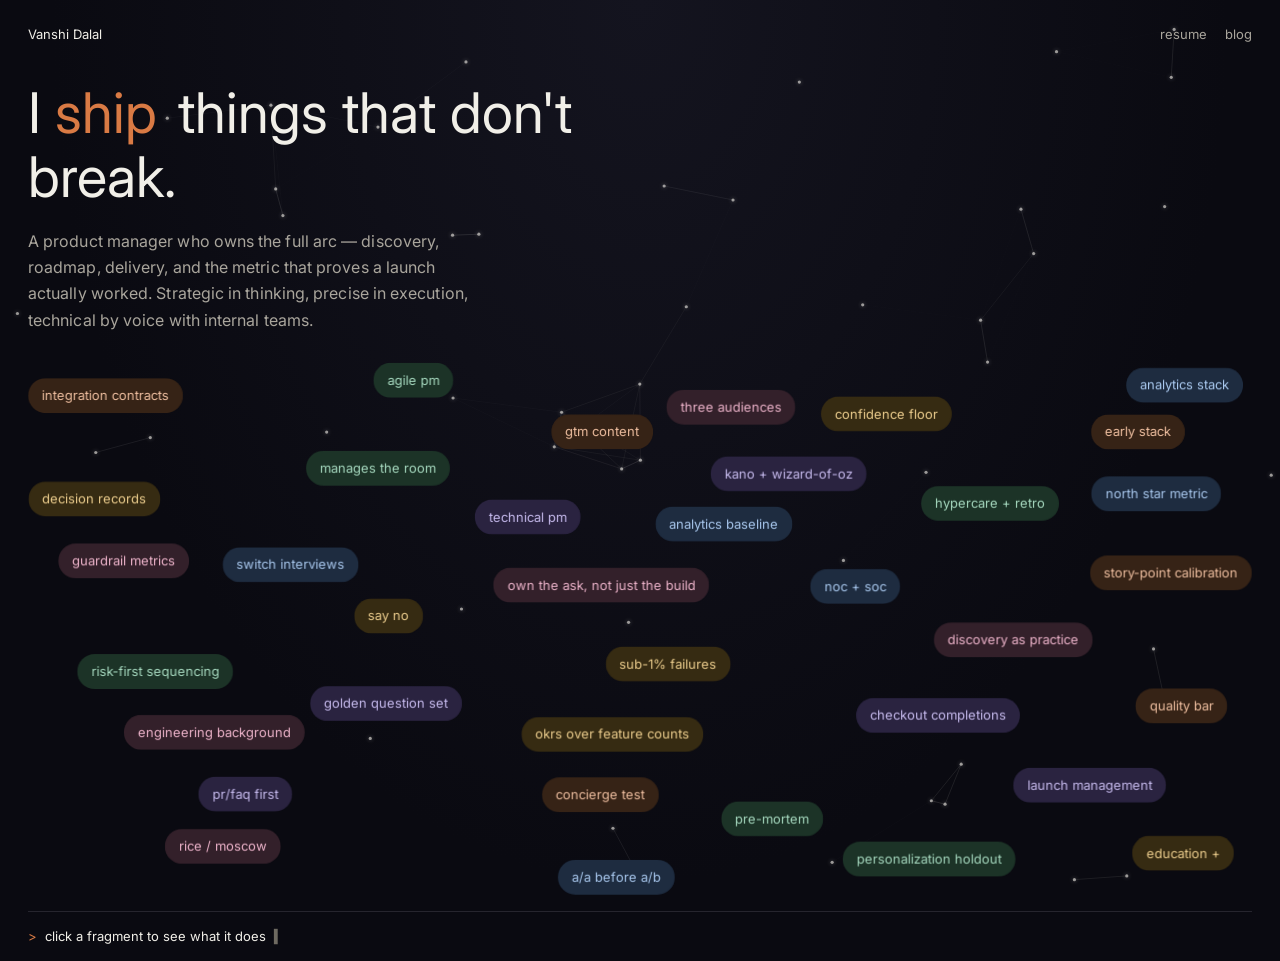
<file: index.html>
<!DOCTYPE html>
<html lang="en">
<head>
<meta charset="UTF-8" />
<meta name="viewport" content="width=device-width, initial-scale=1.0" />
<meta name="color-scheme" content="dark" />
<meta name="theme-color" content="#0A0A11" />
<link rel="icon" href="favicon.svg" type="image/svg+xml" />
<link rel="icon" href="favicon-32.png" sizes="32x32" type="image/png" />
<link rel="icon" href="favicon-16.png" sizes="16x16" type="image/png" />
<link rel="apple-touch-icon" href="apple-touch-icon.png" />
<title>Vanshi Dalal — Technical Product Manager</title>
<meta name="description" content="Vanshi Dalal is a technical product manager working across e-commerce, enterprise SaaS and security infrastructure, currently shipping LLM search into a legacy membership platform." />
<link rel="canonical" href="https://vanshid.space/" />
<meta property="og:type" content="website" />
<meta property="og:title" content="Vanshi Dalal — Technical Product Manager" />
<meta property="og:description" content="Five years across e-commerce, enterprise SaaS and security infrastructure. Currently shipping LLM search into a legacy membership platform." />
<meta property="og:url" content="https://vanshid.space/" />
<meta name="twitter:card" content="summary" />
<meta name="twitter:title" content="Vanshi Dalal — Technical Product Manager" />
<meta name="twitter:description" content="Five years across e-commerce, enterprise SaaS and security infrastructure. Currently shipping LLM search into a legacy membership platform." />
<link rel="preconnect" href="https://fonts.googleapis.com">
<link rel="preconnect" href="https://fonts.gstatic.com" crossorigin>
<link href="https://fonts.googleapis.com/css2?family=Instrument+Serif:ital@0;1&family=Inter:wght@400;500&family=JetBrains+Mono:wght@400;500&display=swap" rel="stylesheet">
<link rel="stylesheet" href="style.css">
</head>
<body>

<canvas id="bg-field" aria-hidden="true"></canvas>

<header class="page">

  <nav class="nav">
    <span class="wordmark">Vanshi Dalal</span>
    <span class="nav-links">
      <a class="nav-link" href="Vanshi_Dalal_Resume.pdf" target="_blank" rel="noopener">resume</a>
      <a class="nav-link" href="blog.html">blog</a>
    </span>
  </nav>

  <div class="headline">
    <h1>I <span id="cycle">ship</span> <br class="mobile-break">things that don't break.</h1>
    <p class="sub">A product manager who owns the full arc — discovery, roadmap, delivery, and the metric that proves a launch actually worked. Strategic in thinking, precise in execution, technical by voice with internal teams.</p>
  </div>

  <div class="stage" id="stage" aria-label="Drag or click a fragment to read more"></div>

  <div class="console" id="console">
    <span class="console-prompt">&gt;</span>
    <span id="console-text">click a fragment to see what it does</span>
    <span class="cursor">▍</span>
  </div>

</header>

<script src="script.js"></script>
</body>
</html>
</file>
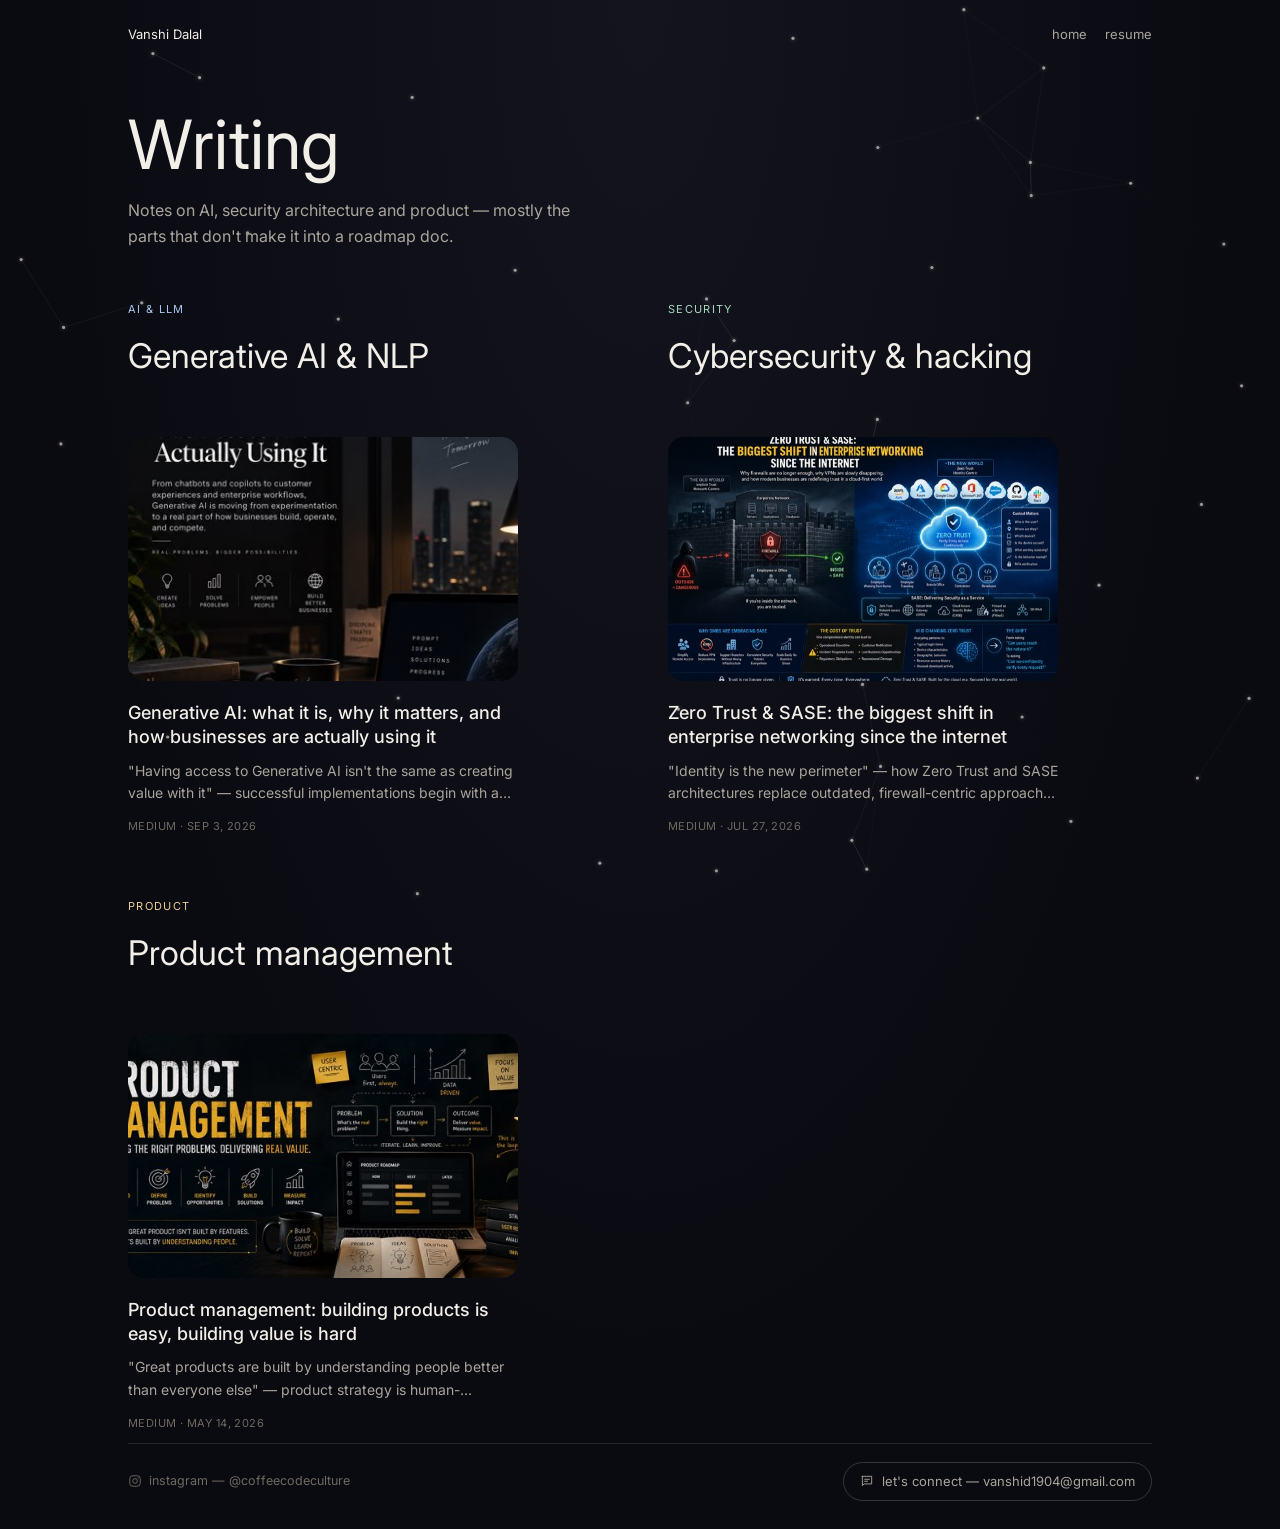
<file: blog.html>
<!DOCTYPE html>
<html lang="en">
<head>
<meta charset="UTF-8" />
<meta name="viewport" content="width=device-width, initial-scale=1.0" />
<meta name="color-scheme" content="dark" />
<meta name="theme-color" content="#0A0A11" />
<link rel="icon" href="favicon.svg" type="image/svg+xml" />
<link rel="icon" href="favicon-32.png" sizes="32x32" type="image/png" />
<link rel="icon" href="favicon-16.png" sizes="16x16" type="image/png" />
<link rel="apple-touch-icon" href="apple-touch-icon.png" />
<title>Writing — Vanshi Dalal</title>
<meta name="description" content="Notes on AI, security architecture and product management, by Vanshi Dalal." />
<link rel="canonical" href="https://vanshid.space/blog.html" />
<link rel="preconnect" href="https://fonts.googleapis.com">
<link rel="preconnect" href="https://fonts.gstatic.com" crossorigin>
<link href="https://fonts.googleapis.com/css2?family=Instrument+Serif:ital@0;1&family=Inter:wght@400;500&family=JetBrains+Mono:wght@400;500&display=swap" rel="stylesheet">
<link rel="stylesheet" href="style.css">
</head>
<body>

<canvas id="bg-field" aria-hidden="true"></canvas>

<div class="blog-page">

  <nav class="nav">
    <span class="wordmark">Vanshi Dalal</span>
    <span class="nav-links">
      <a class="nav-link" href="index.html">home</a>
      <a class="nav-link" href="Vanshi_Dalal_Resume.pdf" target="_blank" rel="noopener">resume</a>
    </span>
  </nav>

  <div class="blog-hero">
    <h1>Writing</h1>
    <p>Notes on AI, security architecture and product — mostly the parts that don't make it into a roadmap doc.</p>
  </div>

  <div class="blog-sections">

  <div class="blog-section">
    <div class="blog-section-head">
      <span class="blog-eyebrow ai">AI &amp; LLM</span>
      <h2>Generative AI &amp; NLP</h2>
    </div>
    <div class="blog-grid">
      <a class="blog-card" href="https://medium.com/@vanshid/generative-ai-what-it-is-why-it-matters-and-how-businesses-are-actually-using-it-b1c0b585dc66" target="_blank" rel="noopener">
        <img class="blog-thumb" src="blog-images/genai.jpg" alt="" loading="lazy">
        <span class="blog-card-title">Generative AI: what it is, why it matters, and how businesses are actually using it</span>
        <span class="blog-card-excerpt">"Having access to Generative AI isn't the same as creating value with it" — successful implementations begin with a real business problem, not the technology.</span>
        <span class="blog-card-meta">Medium · Sep 3, 2026</span>
      </a>
      <a class="blog-card" href="https://medium.com/@vanshid/nlp-architecture-from-tokenization-to-transformers-3b67cdd61f2b" target="_blank" rel="noopener">
        <img class="blog-thumb" src="blog-images/nlp.jpg" alt="" loading="lazy">
        <span class="blog-card-title">NLP architecture: from tokenization to transformers</span>
        <span class="blog-card-meta">Medium</span>
      </a>
      <a class="blog-card" href="https://medium.com/@vanshid/mastering-ai-prompts-turning-questions-into-powerful-results-90d9b0e3a906" target="_blank" rel="noopener">
        <img class="blog-thumb" src="blog-images/prompts.jpg" alt="" loading="lazy">
        <span class="blog-card-title">Mastering AI prompts: turning questions into powerful results</span>
        <span class="blog-card-meta">Medium</span>
      </a>
    </div>
  </div>

  <div class="blog-section">
    <div class="blog-section-head">
      <span class="blog-eyebrow sec">Security</span>
      <h2>Cybersecurity &amp; hacking</h2>
    </div>
    <div class="blog-grid">
      <a class="blog-card" href="https://medium.com/@vanshid/zero-trust-sase-the-biggest-shift-in-enterprise-networking-since-the-internet-f64c7d6f6fe0" target="_blank" rel="noopener">
        <img class="blog-thumb" src="blog-images/zerotrust.jpg" alt="" loading="lazy">
        <span class="blog-card-title">Zero Trust &amp; SASE: the biggest shift in enterprise networking since the internet</span>
        <span class="blog-card-excerpt">"Identity is the new perimeter" — how Zero Trust and SASE architectures replace outdated, firewall-centric approaches for cloud-first environments.</span>
        <span class="blog-card-meta">Medium · Jul 27, 2026</span>
      </a>
      <a class="blog-card" href="https://medium.com/@vanshid/the-18-000-mistake-why-small-businesses-can-no-longer-ignore-zero-trust-sase-b5d103574777" target="_blank" rel="noopener">
        <img class="blog-thumb" src="blog-images/18k.jpg" alt="" loading="lazy">
        <span class="blog-card-title">The $18,000 mistake: why small businesses can no longer ignore Zero Trust &amp; SASE</span>
        <span class="blog-card-excerpt">A realistic scenario where compromised credentials cascade into full organizational compromise — smaller orgs are attractive targets precisely because they lack dedicated security resources.</span>
        <span class="blog-card-meta">Medium · Jul 27, 2026</span>
      </a>
      <a class="blog-card" href="https://medium.com/@vanshid/part-i-behind-the-screens-a-practical-guide-to-how-hacking-really-works-20e6189881da" target="_blank" rel="noopener">
        <img class="blog-thumb" src="blog-images/hacking.jpg" alt="" loading="lazy">
        <span class="blog-card-title">Part I: behind the screens — a practical guide to how hacking really works</span>
        <span class="blog-card-meta">Medium</span>
      </a>
      <a class="blog-card" href="https://medium.com/@vanshid/understanding-cybersecurity-architecture-technologies-and-flows-797b14acb6c2" target="_blank" rel="noopener">
        <img class="blog-thumb" src="blog-images/cybersec.jpg" alt="" loading="lazy">
        <span class="blog-card-title">Understanding cybersecurity: architecture, technologies, and flows</span>
        <span class="blog-card-meta">Medium</span>
      </a>
    </div>
  </div>

  <div class="blog-section">
    <div class="blog-section-head">
      <span class="blog-eyebrow pm">Product</span>
      <h2>Product management</h2>
    </div>
    <div class="blog-grid">
      <a class="blog-card" href="https://medium.com/@vanshid/product-management-building-products-is-easy-building-value-is-hard-33bf43f98741" target="_blank" rel="noopener">
        <img class="blog-thumb" src="blog-images/pmvalue.jpg" alt="" loading="lazy">
        <span class="blog-card-title">Product management: building products is easy, building value is hard</span>
        <span class="blog-card-excerpt">"Great products are built by understanding people better than everyone else" — product strategy is human-centered, not about shipping maximum features.</span>
        <span class="blog-card-meta">Medium · May 14, 2026</span>
      </a>
      <a class="blog-card" href="https://medium.com/@vanshid/assets-vs-d3b083df672d" target="_blank" rel="noopener">
        <img class="blog-thumb" src="blog-images/assets.jpg" alt="" loading="lazy">
        <span class="blog-card-title">Assets vs. liabilities: the rich people game</span>
        <span class="blog-card-excerpt">Dissecting what builds long-term value versus what silently drains it — most "luxuries" are liabilities in disguise.</span>
        <span class="blog-card-meta">Medium</span>
      </a>
    </div>
  </div>

  </div>

  <div style="flex:1"></div>

  <footer class="site-footer">
    <a class="footer-note" href="https://www.instagram.com/coffeecodeculture" target="_blank" rel="noopener">
      <svg viewBox="0 0 24 24" width="14" height="14" fill="none" stroke="currentColor" stroke-width="1.6" aria-hidden="true"><rect x="3" y="3" width="18" height="18" rx="5"/><circle cx="12" cy="12" r="4"/><circle cx="17.2" cy="6.8" r="1.1" fill="currentColor" stroke="none"/></svg>
      instagram — @coffeecodeculture
    </a>
    <a class="coffee-link" href="mailto:vanshid1904@gmail.com">
      <svg viewBox="0 0 24 24" fill="none" stroke="currentColor" stroke-width="1.6" stroke-linecap="round" stroke-linejoin="round" aria-hidden="true"><path d="M4 4h16v13H7l-3 3V4z"/><path d="M8 9h8M8 12.5h5"/></svg>
      let's connect — vanshid1904@gmail.com
    </a>
  </footer>

</div>

<script src="script.js"></script>
</body>
</html>
</file>
<file: style.css>
:root{
  --bg: #0A0A11;
  --bg-glow: #14141F;
  --ink: #F1EFE8;
  --ink-soft: #A9A59C;
  --ink-faint: #6E6A61;
  --line: #26252E;
  --line-strong: #37363F;
  --accent: #D97A44;

  --chip-1-bg: #2A2340; --chip-1-fg: #C7BBEE;
  --chip-2-bg: #1C3327; --chip-2-fg: #A6D9BF;
  --chip-3-bg: #362316; --chip-3-fg: #EFBFA0;
  --chip-4-bg: #33202A; --chip-4-fg: #EEB4CB;
  --chip-5-bg: #1E2C40; --chip-5-fg: #A9C8EE;
  --chip-6-bg: #362B12; --chip-6-fg: #EDCE8E;

  --field-dot: rgba(241, 239, 232, 0.6);
  --field-line: rgba(241, 239, 232, 0.14);

  --serif: 'Instrument Serif', Georgia, serif;
  --sans: 'Inter', -apple-system, BlinkMacSystemFont, sans-serif;
  --mono: 'JetBrains Mono', ui-monospace, monospace;
}

*{ box-sizing: border-box; }

@media (prefers-reduced-motion: reduce){
  *{ animation-duration: 0.01ms !important; transition-duration: 0.01ms !important; }
}

/* no height:100% here — combined with overflow-x:hidden it makes overflow-y
   compute to auto, turning body into a fixed-height clipped box so the page
   can't scroll at all. .page/.blog-page already own the full-height layout
   via min-height:100dvh. */
html{ overflow-x: hidden; color-scheme: dark; }
body{
  margin: 0;
  overflow-x: hidden;
  background: radial-gradient(ellipse at top, var(--bg-glow) 0%, var(--bg) 65%);
  color: var(--ink);
  font-family: var(--sans);
  font-size: 16px;
  line-height: 1.6;
  -webkit-font-smoothing: antialiased;
}

a{ color: inherit; }

#bg-field{
  position: fixed;
  inset: 0;
  z-index: 0;
  pointer-events: none;
  display: block;
}

.page{
  position: relative;
  z-index: 1;
  min-height: 100vh;
  min-height: 100dvh;
  display: flex;
  flex-direction: column;
  padding: 24px 28px 0;
  max-width: 1400px;
  width: 100%;
  margin: 0 auto;
}

.nav{
  display: flex;
  justify-content: space-between;
  align-items: center;
  font-family: var(--sans);
  font-size: 13px;
  flex-shrink: 0;
}
.wordmark{ color: var(--ink); }
.nav-links{ display: flex; align-items: center; gap: 18px; }
.nav-link{ text-decoration: none; color: var(--ink-soft); }
.nav-link:hover{ color: var(--ink); }
.nav-link:focus-visible{ outline: 1.5px solid var(--ink); outline-offset: 3px; }

.headline{
  margin-top: 36px;
  max-width: 640px;
  flex-shrink: 0;
}
.headline h1{
  font-family: var(--sans);
  font-weight: 400;
  margin: 0;
  font-size: clamp(34px, 5.8vw, 56px);
  line-height: 1.15;
  letter-spacing: 0;
}
#cycle{
  display: inline-block;
  text-align: left;
  white-space: nowrap;
  color: var(--accent);
  transition: opacity 0.25s ease;
}
.mobile-break{ display: none; }
.sub{
  font-size: 16px;
  line-height: 1.65;
  letter-spacing: 0.005em;
  color: var(--ink-soft);
  max-width: 440px;
  margin: 18px 0 0;
}

.stage{
  position: relative;
  flex: 1;
  min-height: 560px;
  margin-top: 18px;
}

.console{
  flex-shrink: 0;
  border-top: 0.5px solid var(--line);
  padding: 14px 0;
  font-family: var(--sans);
  font-size: 13px;
  color: var(--ink-soft);
  display: flex;
  align-items: baseline;
  gap: 8px;
}
.console-prompt{ color: var(--accent); }
#console-text{ color: var(--ink); }
.cursor{
  color: var(--ink-faint);
  animation: blink 1.1s steps(1) infinite;
}
@keyframes blink{ 50%{ opacity: 0; } }

.frag{
  position: absolute;
  padding: 7px 14px;
  border-radius: 999px;
  font-family: var(--sans);
  font-size: 13px;
  white-space: nowrap;
  cursor: grab;
  user-select: none;
  -webkit-touch-callout: none;
  touch-action: none;
  z-index: 4;
  will-change: transform;
}
.frag:active{ cursor: grabbing; }
.frag:focus-visible{ outline: 1.5px solid var(--ink); outline-offset: 2px; }
.frag.is-active{ box-shadow: 0 0 0 1.5px var(--ink) inset; z-index: 5; }

@media (max-width: 560px){
  .page{ padding: 20px 20px 0; }
  .nav{ flex-wrap: wrap; row-gap: 6px; }
  .nav-links{ flex-wrap: wrap; gap: 12px; }
  .headline{ margin-top: 28px; }
  /* smaller pills + a taller stage on phones: a wide fragment set at desktop
     size fills a ~350px-wide stage almost completely, so they end up
     permanently in contact and the collisions cancel all their drift out */
  .stage{ min-height: 900px; }
  .frag{ font-size: 10.5px; padding: 4px 9px; }
  .mobile-break{ display: inline; }
}

@media (max-width: 380px){
  .frag{
    font-size: 10px;
    padding: 4px 8px;
    white-space: normal;
    max-width: 46vw;
    line-height: 1.3;
    text-align: center;
  }
}

.site-footer{
  flex-shrink: 0;
  border-top: 0.5px solid var(--line);
  padding: 18px 0 28px;
  display: flex;
  justify-content: space-between;
  align-items: center;
  flex-wrap: wrap;
  gap: 14px;
}
.footer-note{
  display: flex;
  align-items: center;
  gap: 7px;
  font-family: var(--sans);
  font-size: 12.5px;
  color: var(--ink-faint);
  text-decoration: none;
  transition: color 0.15s ease;
}
a.footer-note:hover{ color: var(--ink-soft); }
.footer-note svg{ flex-shrink: 0; }
.coffee-link{
  display: flex;
  align-items: center;
  gap: 8px;
  font-family: var(--sans);
  font-size: 13px;
  color: var(--ink-soft);
  text-decoration: none;
  border: 1px solid var(--line-strong);
  border-radius: 999px;
  padding: 8px 16px;
  transition: color 0.15s ease, border-color 0.15s ease;
}
.coffee-link:hover{ color: var(--ink); border-color: var(--ink-faint); }
.coffee-link svg{ width: 14px; height: 14px; flex-shrink: 0; }

/* ---------- blog page ---------- */
.blog-page{
  position: relative;
  z-index: 1;
  min-height: 100vh;
  min-height: 100dvh;
  display: flex;
  flex-direction: column;
  padding: 24px 28px 0;
  max-width: 1080px;
  width: 100%;
  margin: 0 auto;
}
.blog-hero{ margin-top: 64px; max-width: 640px; }
.blog-hero h1{
  font-family: var(--sans);
  font-weight: 400;
  margin: 0;
  font-size: clamp(40px, 7vw, 68px);
  line-height: 1.05;
}
.blog-hero p{
  font-family: var(--sans);
  color: var(--ink-soft);
  margin: 18px 0 0;
  max-width: 460px;
  font-size: 16px;
}
/* minmax(0, 1fr), not 1fr: a bare 1fr track has an auto minimum, so the
   horizontal carousel's max-content width (every card side by side) forces
   the column — and the whole page — wider than the viewport */
.blog-sections{
  display: grid;
  grid-template-columns: minmax(0, 1fr);
  column-gap: 56px;
  row-gap: 0;
}
.blog-section{ margin-top: 52px; min-width: 0; }

@media (min-width: 860px){
  .blog-sections{ grid-template-columns: repeat(2, minmax(0, 1fr)); }
  .blog-sections .blog-section:nth-child(3){ grid-column: 1 / -1; }
}
.blog-eyebrow{
  display: block;
  font-family: var(--sans);
  font-size: 11px;
  letter-spacing: 0.12em;
  text-transform: uppercase;
  margin-bottom: 10px;
}
.blog-eyebrow.ai{ color: var(--chip-5-fg); }
.blog-eyebrow.sec{ color: var(--chip-2-fg); }
.blog-eyebrow.pm{ color: var(--chip-6-fg); }
.blog-section-head h2{
  font-family: var(--sans);
  font-weight: 400;
  font-size: clamp(26px, 3.4vw, 34px);
  margin: 0 0 40px;
}

/* horizontal, swipe/scroll carousel — one card at a time, centered, no arrows */
.blog-carousel{ position: relative; }
/* plain native horizontal scroller — no touch-action override, so phones
   handle the swipe themselves (horizontal here, vertical to the page) */
.blog-grid{
  display: flex;
  align-items: center;
  overflow-x: auto;
  overflow-y: hidden;
  scroll-snap-type: x mandatory;
  -webkit-overflow-scrolling: touch;
  width: min(390px, 100%);
  padding: 14px 0 10px;
  scrollbar-width: none;
  -ms-overflow-style: none;
}
.blog-grid::-webkit-scrollbar{ display: none; }
.blog-card{
  display: block;
  flex: 0 0 100%;
  width: 100%;
  scroll-snap-align: center;
  text-decoration: none;
  color: inherit;
  /* only opacity is animated while scrolling — transform on a snap target
     shifts its own snap position and fights the browser's snap engine, and
     a per-frame blur is far too heavy for a phone */
  opacity: 1;
  will-change: opacity;
}
.blog-card .blog-thumb{
  transition: box-shadow 0.2s ease;
}

.blog-thumb{
  display: block;
  width: 100%;
  aspect-ratio: 16 / 10;
  border-radius: 16px;
  object-fit: cover;
  background: var(--bg-glow);
  margin-bottom: 20px;
  transition: transform 0.35s cubic-bezier(.2,.7,.3,1);
}
.blog-card:hover .blog-thumb{ transform: scale(1.015); }
.blog-thumb.placeholder{
  display: flex;
  align-items: center;
  justify-content: center;
}
.blog-thumb.placeholder svg{ width: 34%; height: 34%; opacity: 0.9; }
.blog-thumb.placeholder.ai{ background: linear-gradient(150deg, var(--chip-5-bg), #101826); color: var(--chip-5-fg); }
.blog-thumb.placeholder.sec{ background: linear-gradient(150deg, var(--chip-2-bg), #0f1a14); color: var(--chip-2-fg); }
.blog-thumb.placeholder.pm{ background: linear-gradient(150deg, var(--chip-6-bg), #1c1608); color: var(--chip-6-fg); }
.blog-card-title{
  display: block;
  font-family: var(--sans);
  font-weight: 500;
  font-size: 18px;
  line-height: 1.35;
  color: var(--ink);
  transition: color 0.15s ease;
}
.blog-card:hover .blog-card-title{ color: var(--accent); }
.blog-card-excerpt{
  display: block;
  font-family: var(--sans);
  font-size: 14px;
  color: var(--ink-soft);
  margin-top: 10px;
  overflow: hidden;
  text-overflow: ellipsis;
  display: -webkit-box;
  -webkit-line-clamp: 2;
  -webkit-box-orient: vertical;
}
.blog-card-meta{
  display: block;
  font-family: var(--sans);
  font-size: 11px;
  letter-spacing: 0.04em;
  text-transform: uppercase;
  color: var(--ink-faint);
  margin-top: 14px;
}

@media (max-width: 720px){
  .blog-page{ padding: 20px 20px 0; }
  .blog-hero{ margin-top: 36px; }
  .blog-section{ margin-top: 44px; }

  /* more compact cards on phones, and narrower than the scrollport so the
     next card peeks in at the edge — that's what makes it read as a swipeable
     carousel instead of a single stacked card */
  .blog-grid{ padding: 10px 0 6px; gap: 12px; scroll-padding-left: 0; }
  .blog-card{ flex: 0 0 82%; width: 82%; }
  .blog-thumb{ aspect-ratio: 2 / 1; border-radius: 12px; margin-bottom: 12px; }
  .blog-card-title{
    font-size: 14.5px;
    line-height: 1.3;
    overflow: hidden;
    display: -webkit-box;
    -webkit-line-clamp: 2;
    -webkit-box-orient: vertical;
  }
  .blog-card-excerpt{ font-size: 12.5px; margin-top: 7px; }
  .blog-card-meta{ font-size: 10px; margin-top: 9px; }
}
</file>
